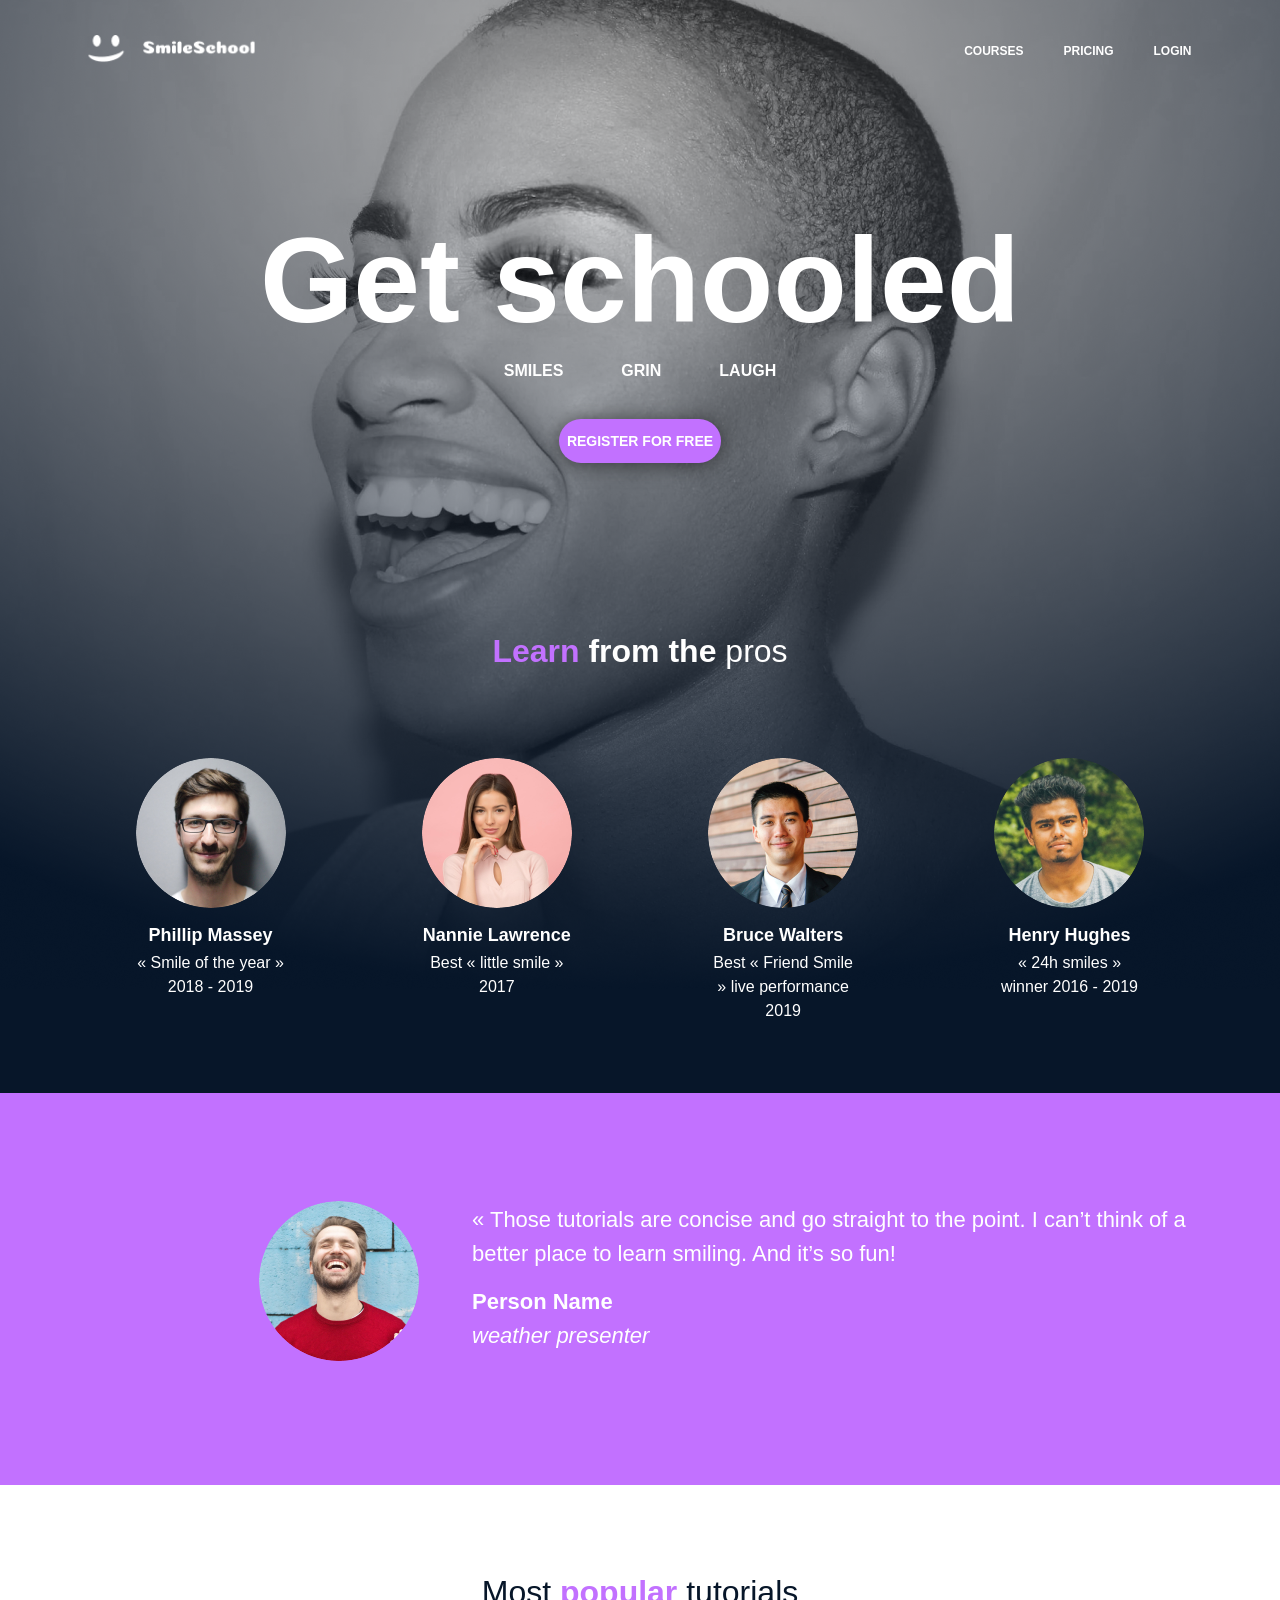
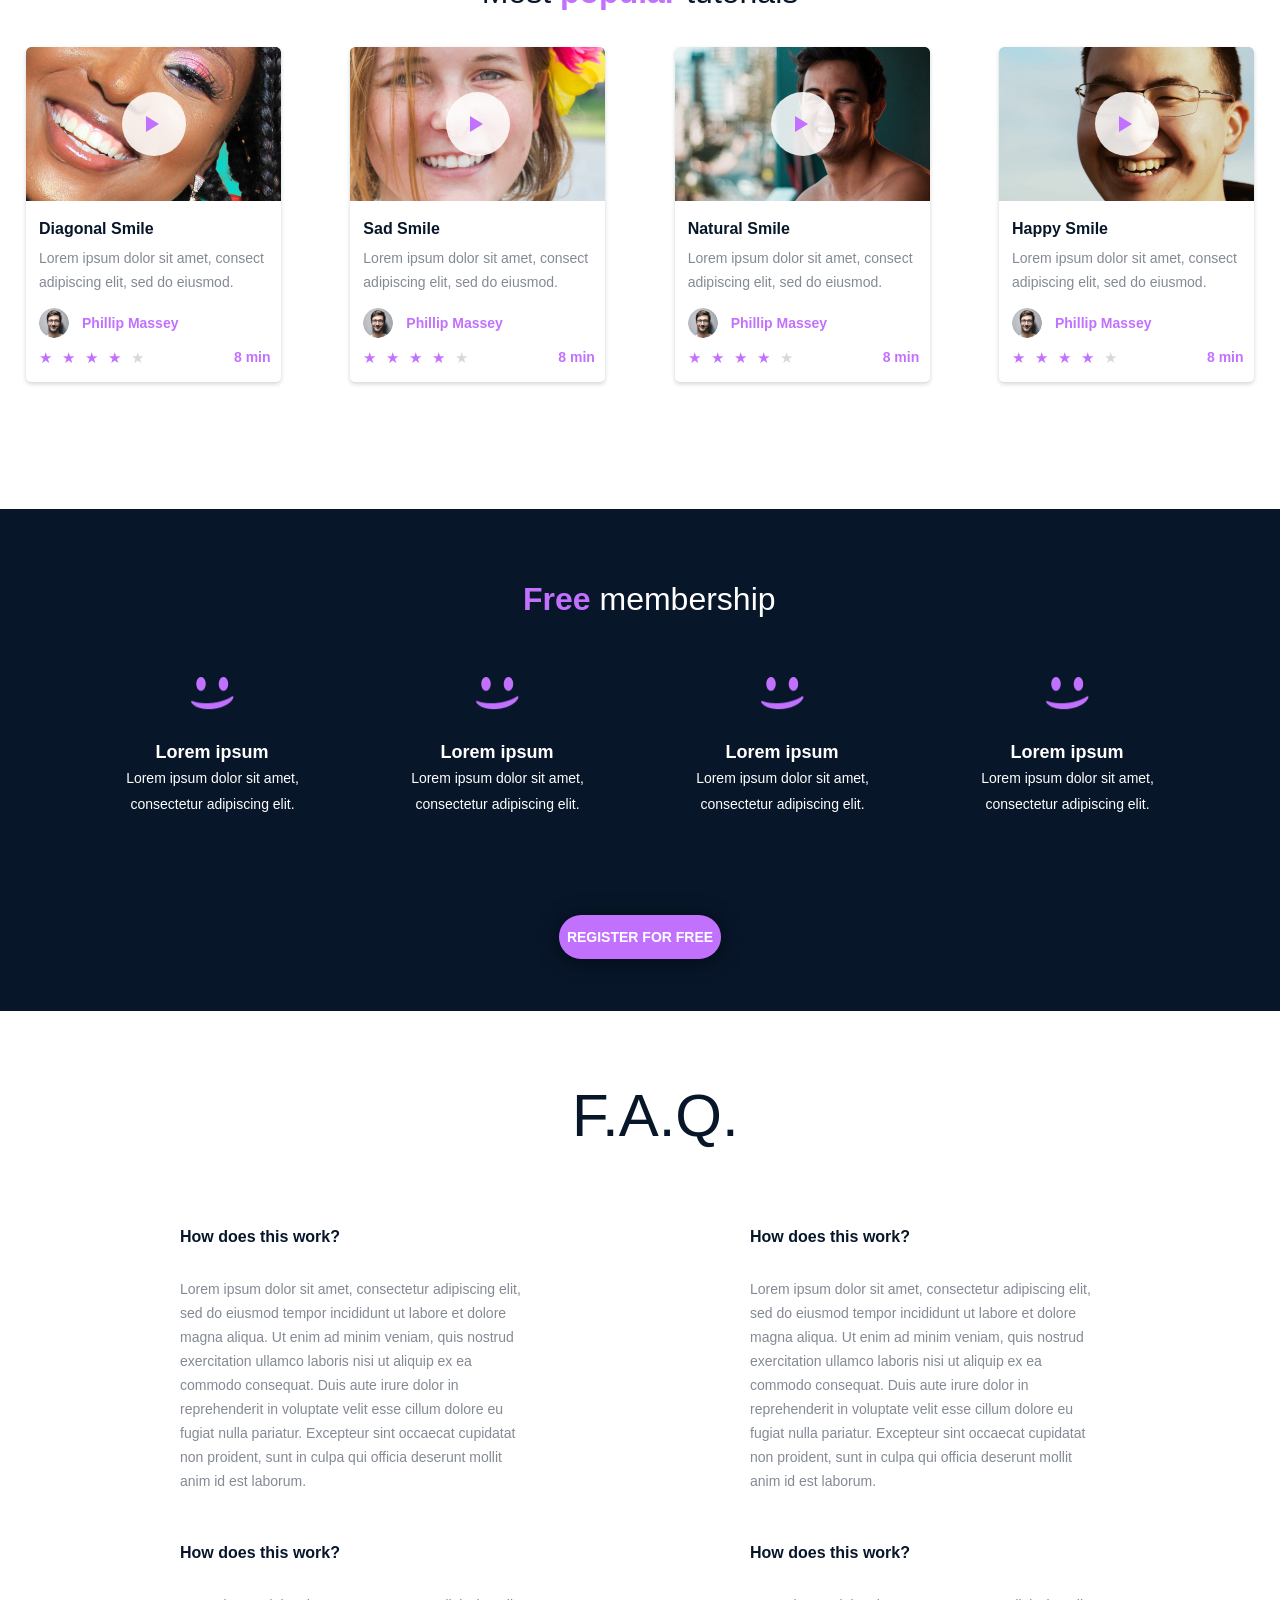
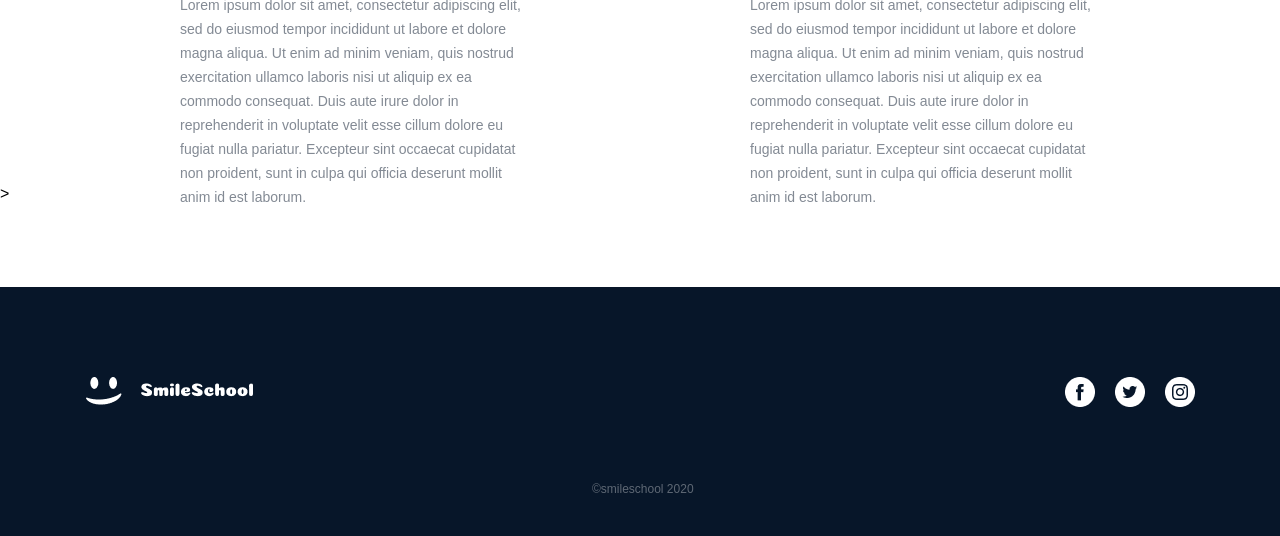
<file: css_advanced/index.html>
<!DOCTYPE html>
<html lang="en">
<head>
    <meta charset="UTF-8">
    <meta name="viewport" content="width=device-width, initial-scale=1.0">

    <title>SmileSchool</title>

    <link rel="stylesheet" href="styles.css">
</head>

<body>

    <!-- Header -->
    <header>
        <div>
            <a href="#">
                <img src="images/logo.png" alt="SmileSchool logo">
            </a>

            <div>
                <a href="#">COURSES</a>
                <a href="#">PRICING</a>
                <a href="#">LOGIN</a>
            </div>
        </div>
    </header>

    <!-- Main content -->
    <main>

        <!-- Banner -->
<section class="hero">

    <div class="hero-content">
        <h1>Get schooled</h1>

        <p class="smile-words">
            <span>SMILES</span>
            <span>GRIN</span>
            <span>LAUGH</span>
        </p>

        <button>REGISTER FOR FREE</button>
    </div>

    <div class="pros-section">
        
        <h2><span class="learn">Learn</span> from the <span class="pros-word">pros</span></h2>
        <div class="pros">

            <div class="pro">
                <img src="images/phillip-massey.png" alt="Phillip Massey">
                <h3>Phillip Massey</h3>
                <p>« Smile of the year » 2018 - 2019</p>
            </div>

            <div class="pro">
                <img src="images/nannie-lawrence.png" alt="Nannie Lawrence">
                <h3>Nannie Lawrence</h3>
                <p>Best « little smile » 2017</p>
            </div>

            <div class="pro">
                <img src="images/bruce-walters.png" alt="Bruce Walters">
                <h3>Bruce Walters</h3>
                <p>Best « Friend Smile » live performance 2019</p>
            </div>

            <div class="pro">
                <img src="images/henry-hughes.png" alt="Henry Hughes">
                <h3>Henry Hughes</h3>
                <p>« 24h smiles » winner 2016 - 2019</p>
            </div>

        </div>
    </div>

</section>

        <!-- Quote -->
         <section>
            
            <div>
                <img src="images/avatar.png" alt="Person Name">
                
                <div>
                    
                    <blockquote>
                    « Those tutorials are concise and go straight to the point.
                    I can’t think of a better place to learn smiling. And it’s so fun!
                     </blockquote>
                     
                     <p>Person Name</p>
                     
                     <p>weather presenter</p>
                </div>
            </div>
        </section>

        <section>
  <h1>Most <span>popular</span> tutorials</h1>

  <div>

    <!-- Video 1 -->
    <div>
      <img src="images/preview.png" alt="Diagonal Smile">

      <h2>Diagonal Smile</h2>

      <p>
        Lorem ipsum dolor sit amet, consect adipiscing elit, sed do eiusmod.
      </p>

      <div>
        <img src="images/Philip.png" alt="Phillip Massey">
        <h3>Phillip Massey</h3>
      </div>

      <div class="rating">
        <div class="stars">
          <span>★</span>
          <span>★</span>
          <span>★</span>
          <span>★</span>
          <span class="empty-star">★</span>
        </div>
        <p>8 min</p>
      </div>
    </div>

    <!-- Video 2 -->
    <div>
      <img src="images/preview_1.png" alt="Sad Smile">

      <h2>Sad Smile</h2>

      <p>
        Lorem ipsum dolor sit amet, consect adipiscing elit, sed do eiusmod.
      </p>

      <div>
        <img src="images/Philip.png" alt="Phillip Massey">
        <h3>Phillip Massey</h3>
      </div>

      <div class="rating">
        <div class="stars">
          <span>★</span>
          <span>★</span>
          <span>★</span>
          <span>★</span>
          <span class="empty-star">★</span>
        </div>
        <p>8 min</p>
      </div>
    </div>

    <!-- Video 3 -->
    <div>
      <img src="images/preview_3.png" alt="Natural Smile">

      <h2>Natural Smile</h2>

      <p>
        Lorem ipsum dolor sit amet, consect adipiscing elit, sed do eiusmod.
      </p>

      <div>
        <img src="images/Philip.png" alt="Phillip Massey">
        <h3>Phillip Massey</h3>
      </div>

      <div class="rating">
        <div class="stars">
          <span>★</span>
          <span>★</span>
          <span>★</span>
          <span>★</span>
          <span class="empty-star">★</span>
        </div>
        <p>8 min</p>
      </div>
    </div>

    <!-- Video 4 -->
    <div>
      <img src="images/preview_2.png" alt="Happy Smile">

      <h2>Happy Smile</h2>

      <p>
        Lorem ipsum dolor sit amet, consect adipiscing elit, sed do eiusmod.
      </p>

      <div>
        <img src="images/Philip.png" alt="Phillip Massey">
        <h3>Phillip Massey</h3>
      </div>

      <div class="rating">
        <div class="stars">
          <span>★</span>
          <span>★</span>
          <span>★</span>
          <span>★</span>
          <span class="empty-star">★</span>
        </div>
        <p>8 min</p>
      </div>
    </div>

  </div>
</section>

<!-- Task 5: Membership -->
<section>

    <h1><span>Free</span> membership</h1>
    <div>

        <!-- Membership item 1 -->
        <div>
            <img src="images/smile.png" alt="Smile icon">
            <h2>Lorem ipsum</h2>
        <p>
            Lorem ipsum dolor sit amet,<br>
            consectetur adipiscing elit.
        </p>        
    </div>

        <!-- Membership item 2 -->
        <div>
            <img src="images/smile.png" alt="Smile icon">
            <h2>Lorem ipsum</h2>
        <p>
            Lorem ipsum dolor sit amet,<br>
            consectetur adipiscing elit.
        </p>        
    </div>

        <!-- Membership item 3 -->
        <div>
            <img src="images/smile.png" alt="Smile icon">
            <h2>Lorem ipsum</h2>
            
            <p>Lorem ipsum dolor sit amet,<br>
                consectetur adipiscing elit.
            </p>       
         </div>

        <!-- Membership item 4 -->
        <div>
            <img src="images/smile.png" alt="Smile icon">
            <h2>Lorem ipsum</h2>
            <p> Lorem ipsum dolor sit amet,<br>
                consectetur adipiscing elit.
            </p>
        </div>

    </div>

    <button>REGISTER FOR FREE</button>

</section>

<!-- Task 6: FAQ -->
<section>

    <h1>F.A.Q.</h1>

    <div>

        <div>
            <h2>How does this work?</h2>
            <p>Lorem ipsum dolor sit amet, consectetur adipiscing elit, sed do eiusmod tempor incididunt ut labore et dolore magna aliqua. Ut enim ad minim veniam, quis nostrud exercitation ullamco laboris nisi ut aliquip ex ea commodo consequat. Duis aute irure dolor in reprehenderit in voluptate velit esse cillum dolore eu fugiat nulla pariatur. Excepteur sint occaecat cupidatat non proident, sunt in culpa qui officia deserunt mollit anim id est laborum.</p>
        </div>

        <div>
            <h2>How does this work?</h2>
            <p>Lorem ipsum dolor sit amet, consectetur adipiscing elit, sed do eiusmod tempor incididunt ut labore et dolore magna aliqua. Ut enim ad minim veniam, quis nostrud exercitation ullamco laboris nisi ut aliquip ex ea commodo consequat. Duis aute irure dolor in reprehenderit in voluptate velit esse cillum dolore eu fugiat nulla pariatur. Excepteur sint occaecat cupidatat non proident, sunt in culpa qui officia deserunt mollit anim id est laborum.</p>
        </div>

        <div>
            <h2>How does this work?</h2>
            <p>Lorem ipsum dolor sit amet, consectetur adipiscing elit, sed do eiusmod tempor incididunt ut labore et dolore magna aliqua. Ut enim ad minim veniam, quis nostrud exercitation ullamco laboris nisi ut aliquip ex ea commodo consequat. Duis aute irure dolor in reprehenderit in voluptate velit esse cillum dolore eu fugiat nulla pariatur. Excepteur sint occaecat cupidatat non proident, sunt in culpa qui officia deserunt mollit anim id est laborum.</p>
        </div>

        <div>
            <h2>How does this work?</h2>
            <p>Lorem ipsum dolor sit amet, consectetur adipiscing elit, sed do eiusmod tempor incididunt ut labore et dolore magna aliqua. Ut enim ad minim veniam, quis nostrud exercitation ullamco laboris nisi ut aliquip ex ea commodo consequat. Duis aute irure dolor in reprehenderit in voluptate velit esse cillum dolore eu fugiat nulla pariatur. Excepteur sint occaecat cupidatat non proident, sunt in culpa qui officia deserunt mollit anim id est laborum.</p>
        </div>

    </div>

</section>

    </main>>

    <!-- Task 7: Footer -->
    <footer>
        <div>

            <div>
                <img src="images/logo.png" alt="SmileSchool logo">

                <div>
                    <a href="#">
                        <img src="images/facebook.png" alt="Facebook">
                    </a>

                    <a href="#">
                        <img src="images/twitter.png" alt="Twitter">
                    </a>

                    <a href="#">
                        <img src="images/instagram.png" alt="Instagram">
                    </a>
                </div>
            </div>

            <p>©smileschool 2020</p>

        </div>
    </footer>

</body>
</html>
</file>
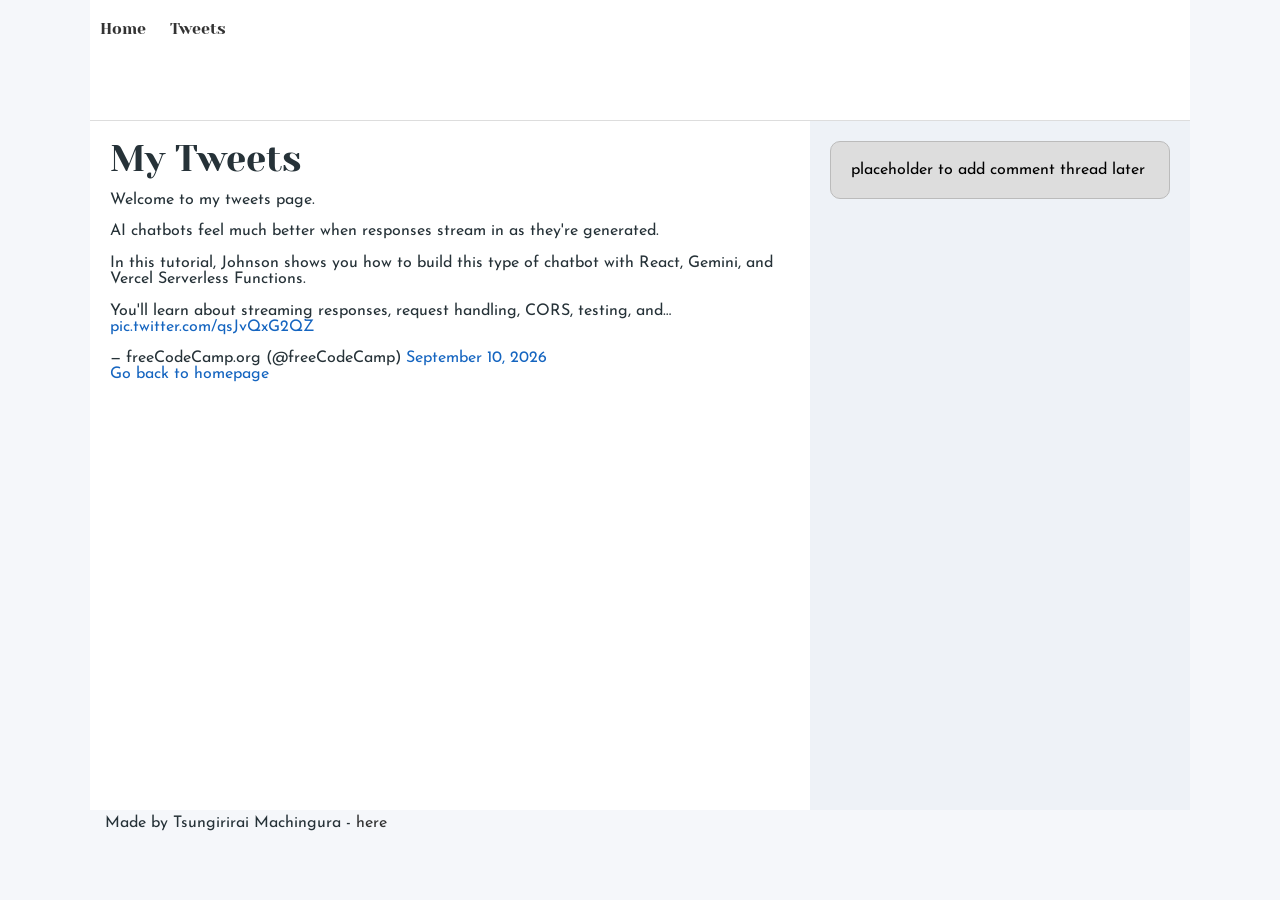
<file: css_basic/tweets.html>
<!DOCTYPE html>
<html>
<head>
    <meta charset="UTF-8">
    <title>My Tweets</title>
    <link href="base.css" rel="stylesheet">
    <link href="styles.css" rel="stylesheet">
</head>
<body >
    <header>
        <ul>
            <li><a href="index.html">Home</a></li>
            <li><a href="tweets.html">Tweets</a></li>
        </ul>
    </header>

    <main>
        <article>
            <h1>My Tweets</h1>

            <p>Welcome to my tweets page.</p>

            <blockquote class="twitter-tweet">
                <p lang="en" dir="ltr">
                    AI chatbots feel much better when responses stream in as they&#39;re generated.<br><br>
                    In this tutorial, Johnson shows you how to build this type of chatbot with React,
                    Gemini, and Vercel Serverless Functions.<br><br>
                    You&#39;ll learn about streaming responses, request handling, CORS, testing, and…
                    <a href="https://t.co/qsJvQxG2QZ">pic.twitter.com/qsJvQxG2QZ</a>
                </p>
                &mdash; freeCodeCamp.org (@freeCodeCamp)
                <a href="https://x.com/freeCodeCamp/status/2097958662916522284?ref_src=twsrc%5Etfw">
                    September 10, 2026
                </a>
            </blockquote>

            <script async src="https://platform.x.com/widgets.js" charset="utf-8"></script>

            <p>
                <a href="index.html">Go back to homepage</a>
            </p>
        </article>

        <aside>
            <p>placeholder to add comment thread later</p>
        </aside>
    </main>

    <footer>
        <p>
            Made by Tsungirirai Machingura -
            <a href="https://github.com/tmachingur-code" target="_blank">here</a>
        </p>
    </footer>

</body>
</html>
</file>
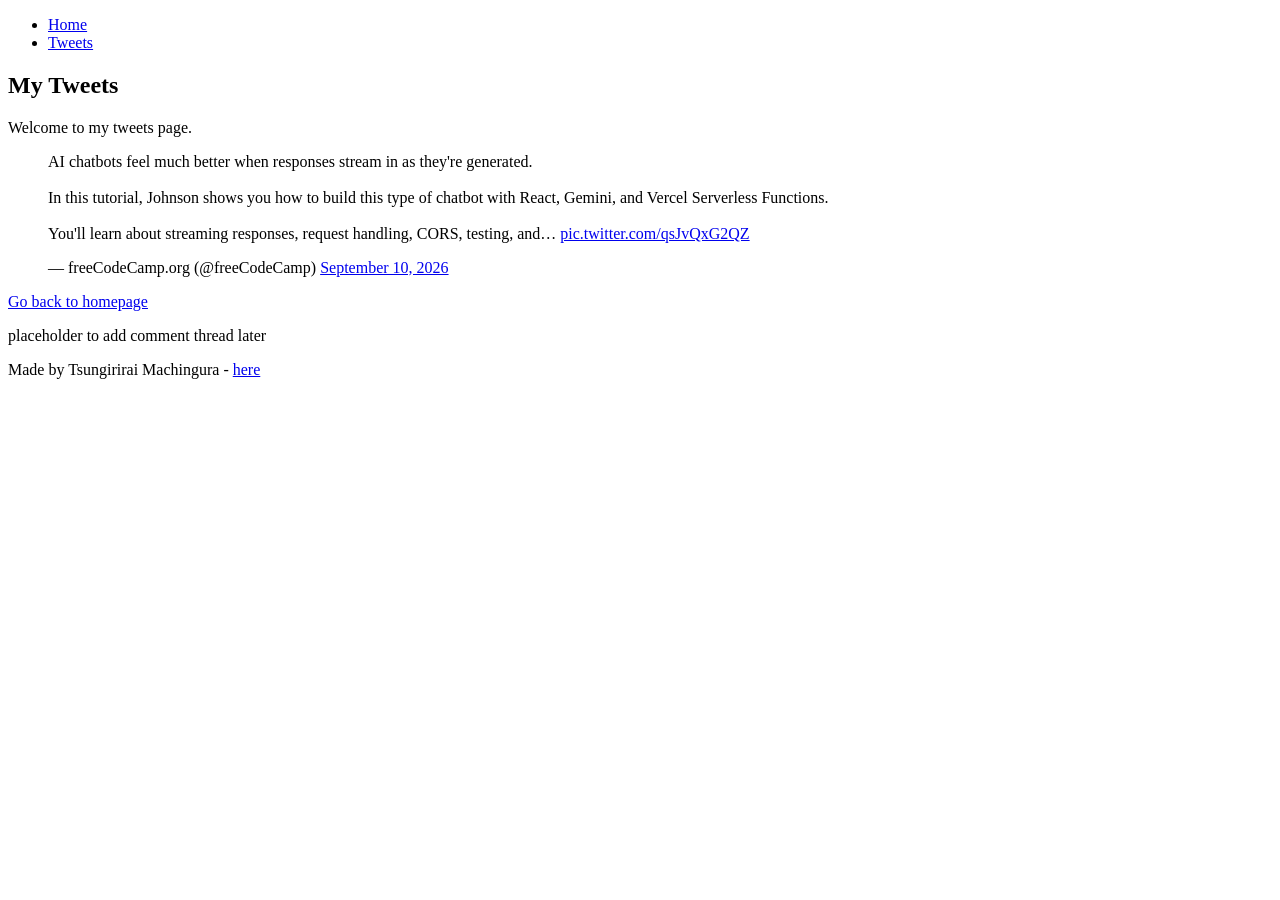
<file: html_basic/tweets.html>
<!DOCTYPE html>
<html>
<head>
    <meta charset="UTF-8">
    <title>My Tweets</title>
</head>
<body>

    <header>
        <ul>
            <li><a href="index.html">Home</a></li>
            <li><a href="tweets.html">Tweets</a></li>
        </ul>
    </header>

    <main>
        <article>
            <h1>My Tweets</h1>

            <p>Welcome to my tweets page.</p>

            <blockquote class="twitter-tweet">
                <p lang="en" dir="ltr">
                    AI chatbots feel much better when responses stream in as they&#39;re generated.<br><br>
                    In this tutorial, Johnson shows you how to build this type of chatbot with React,
                    Gemini, and Vercel Serverless Functions.<br><br>
                    You&#39;ll learn about streaming responses, request handling, CORS, testing, and…
                    <a href="https://t.co/qsJvQxG2QZ">pic.twitter.com/qsJvQxG2QZ</a>
                </p>
                &mdash; freeCodeCamp.org (@freeCodeCamp)
                <a href="https://x.com/freeCodeCamp/status/2097958662916522284?ref_src=twsrc%5Etfw">
                    September 10, 2026
                </a>
            </blockquote>

            <script async src="https://platform.x.com/widgets.js" charset="utf-8"></script>

            <p>
                <a href="index.html">Go back to homepage</a>
            </p>
        </article>

        <aside>
            <p>placeholder to add comment thread later</p>
        </aside>
    </main>

    <footer>
        <p>
            Made by Tsungirirai Machingura -
            <a href="https://github.com/tmachingur-code" target="_blank">here</a>
        </p>
    </footer>

</body>
</html>
</file>
<file: css_advanced/styles.css>
/* =========================================
   GENERAL
   ========================================= */

* {
    box-sizing: border-box;
}

body {
    margin: 0;
    font-family: "Source Sans Pro", sans-serif;
}


/* =========================================
   HEADER
   ========================================= */

header {
    position: absolute;
    top: 35px;
    left: 50%;
    transform: translateX(-50%);

    width: 1103px;
    height: 29px;

    z-index: 10;
}

header > div {
    display: flex;
    align-items: center;
    justify-content: space-between;
}

header img {
    width: 167px;
    height: 29px;
}

header > div > div {
    display: flex;
    gap: 40px;
}

header a {
    font-family: "Source Sans Pro", sans-serif;
    font-weight: 700;
    font-size: 12px;
    line-height: 100%;
    color: #FFFFFF;
    text-decoration: none;
}


/* =========================================
   HERO
   ========================================= */

.hero {
    width: 100%;
    height: 1093px;

    background: #071629 url("images/background.png") center top / cover no-repeat;

    color: #FFFFFF;
}


/* =========================================
   HERO CONTENT
   ========================================= */

.hero-content {
    padding-top: 220px;
    text-align: center;
}

.hero-content h1 {
    margin: 0;

    font-family: "Source Sans Pro", sans-serif;
    font-weight: 700;
    font-size: 120px;
    line-height: 120px;

    color: #FFFFFF;
}


/* SMILES GRIN LAUGH */

.smile-words {
    display: flex;
    justify-content: center;
    gap: 58px;

    margin: 21px 0 0;

    font-family: "Source Sans Pro", sans-serif;
    font-weight: 700;
    font-size: 16px;
    line-height: 20px;

    color: #FFFFFF;
}

.smile-words span {
    display: block;
}


/* REGISTER BUTTON */

.hero-content button {
    width: 162px;
    height: 44px;

    margin-top: 38px;

    border: none;
    border-radius: 22px;

    background: #C271FF;
    box-shadow: 0 2px 20px 0 #00000080;

    font-family: "Source Sans Pro", sans-serif;
    font-weight: 600;
    font-size: 14px;
    line-height: 18px;

    color: #FFFFFF;
}
/* =========================================
   PROS
   ========================================= */

.pros-section {
    text-align: center;
}
.pros-section h2 {
    margin: 168px 0 0;

    font-family: "Source Sans Pro", sans-serif;
    font-weight: 700;
    font-size: 32px;
    line-height: 40px;

    color: #FFFFFF;
}

.pros-section h2 .learn {
    color: #C271FF;
    font-weight: 700;
}

.pros-section h2 .pros-word {
    color: #FFFFFF;
    font-weight: 300;
}


.pros {
    width: 1009px;
    height: 237px;

    margin: 87px auto 0;

    display: flex;
    justify-content: space-between;
    align-items: flex-start;
}

.pro {
    width: 150px;
    height: 237px;

    text-align: center;
}

.pro img {
    width: 150px;
    height: 150px;

    border-radius: 50%;
}

.pro h3 {
    width: 150px;
    height: 27px;

    margin: 10px 0 0;

    font-family: "Source Sans Pro", sans-serif;
    font-weight: 900;
    font-size: 18px;
    line-height: 27px;

    text-align: center;
    color: #FFFFFF;

    white-space: nowrap;
}

.pro p {
    width: 150px;
    height: 48px;

    margin: 2px 0 0;
    padding: 0;

    font-family: "Source Sans Pro", sans-serif;
    font-weight: 400;
    font-size: 16px;
    line-height: 24px;

    text-align: center;
    color: #FFFFFF;

}

/* =========================
   TASK 3: QUOTE SECTION
   ========================= */

main > section:nth-child(2) {
    width: 100%;
    height: 392px;

    background: #C271FF;

    position: relative;
}


/* Testimonial container */
main > section:nth-child(2) > div {
    width: 943px;
    height: 160px;

    position: absolute;
    top: 108px;
    left: 259px;

    display: flex;
    align-items: flex-start;
}


/* Avatar */
main > section:nth-child(2) > div > img {
    width: 160px;
    height: 160px;

    border-radius: 50%;
    object-fit: cover;
}


/* Text container */
main > section:nth-child(2) > div > div {
    width: 730px;
    height: 158px;

    margin-left: 53px;
}


/* Quote */
main > section:nth-child(2) blockquote {
    width: 730px;
    height: 68px;

    margin: 2px 0 0 0;
    padding: 0;

    font-family: "Source Sans Pro", sans-serif;
    font-weight: 400;
    font-size: 22px;
    line-height: 33.6px;
    letter-spacing: 0;

    color: #FFFFFF;
}


/* Person name */
main > section:nth-child(2) div > div p:first-of-type {
    margin: 14px 0 0 0;
    padding: 0;

    font-family: "Source Sans Pro", sans-serif;
    font-weight: 700;
    font-size: 22px;
    line-height: 33.6px;
    letter-spacing: 0;

    color: #FFFFFF;
}


/* Person's job */
main > section:nth-child(2) div > div p:last-of-type {
    width: 165px;
    height: 34px;

    margin: 0;
    padding: 0;

    font-family: "Source Sans Pro", sans-serif;
    font-weight: 400;
    font-size: 22px;
    line-height: 33.6px;
    letter-spacing: 0;

    font-style: italic;
    color: #FFFFFF;

    white-space: nowrap;
}

/* TASK 4 - Popular Tutorials */

main > section:nth-child(3) {
  width: 100%;
  height: 450px;
  background: #ffffff;
  position: relative;
  padding-top: 87px;
  box-sizing: border-box;
}

/* Most popular tutorials */
main > section:nth-child(3) > h1 {
  width: auto;
  height: 40px;
  margin: 0;
  padding: 0;

  font-weight: 300;
  font-size: 32px;
  line-height: 40px;
  text-align: center;
  color: #071629;

  white-space: nowrap;
}

main > section:nth-child(3) > h1 span {
  font-weight: 700;
  color: #C271FF;
}

/* Cards container */
main > section:nth-child(3) > div {
  width: 1228px;
  height: 335px;
  margin: 35px auto 0;

  display: flex;
  justify-content: space-between;
}

/* Individual card */
main > section:nth-child(3) > div > div {
  width: 255px;
  height: 335px;

  position: relative;

  background: #ffffff;
  border-radius: 5px;
  box-shadow: 0px 2px 4px 0px #0716292E;
}

/* Preview image */
main > section:nth-child(3) > div > div > img:first-child {
  width: 255px;
  height: 154px;

  object-fit: cover;

  border-top-left-radius: 5px;
  border-top-right-radius: 5px;
}

/* Play button */
main > section:nth-child(3) > div > div::before {
  content: "";
  position: absolute;

  top: 45px;
  left: 96px;

  width: 64px;
  height: 64px;

  background: #ffffff;
  opacity: 0.86;

  border-radius: 50%;

  z-index: 2;
}

/* Play triangle */
main > section:nth-child(3) > div > div::after {
  content: "";

  position: absolute;

  top: 69px;
  left: 120px;

  width: 0;
  height: 0;

  border-top: 8px solid transparent;
  border-bottom: 8px solid transparent;
  border-left: 13px solid #C271FF;

  z-index: 3;
}

/* Tutorial title */
main > section:nth-child(3) > div > div > h2 {
  position: absolute;
  top: 172px;
  left: 13px;

  width: 106px;
  height: 20px;

  margin: 0;

  font-weight: 700;
  font-size: 16px;
  line-height: 20px;
  color: #071629;

  white-space: nowrap;
}

/* Description */
main > section:nth-child(3) > div > div > p {
  position: absolute;
  top: 199px;
  left: 13px;

  width: 242px;
  height: 48px;

  margin: 0;

  font-weight: 400;
  font-size: 14px;
  line-height: 24px;
  color: #07162980;
}

/* Author section */
main > section:nth-child(3) > div > div > div:first-of-type {
  position: absolute;
  top: 261px;
  left: 13px;

  height: 30px;

  display: flex;
  align-items: center;
}

/* Author image */
main > section:nth-child(3) > div > div > div:first-of-type > img {
  width: 30px;
  height: 30px;

  border-radius: 50%;
  object-fit: cover;
}

/* Author name */
main > section:nth-child(3) > div > div > div:first-of-type > h3 {
  margin: 0 0 0 13px;

  font-weight: 600;
  font-size: 14px;
  line-height: 27px;
  color: #C271FF;

  white-space: nowrap;
}

/* Rating section */
.rating {
  position: absolute;
  top: 297px;
  left: 13px;

  width: 229px;
  height: 27px;

  display: flex;
  align-items: center;
  justify-content: space-between;
}

/* Stars */
.stars {
  display: flex;
  gap: 8px;
  align-items: center;
}

.stars span {
  width: 15px;
  height: 15px;

  font-size: 15px;
  line-height: 15px;
  color: #C271FF;
}

.stars .empty-star {
  color: #D8D8D8;
}

/* Duration */
.rating > p {
  width: 34px;
  height: 27px;

  margin: 0;

  font-weight: 600;
  font-size: 14px;
  line-height: 27px;
  text-align: right;
  color: #C271FF;

  white-space: nowrap;
}
/* TASK 5 - Free Membership */

main > section:nth-child(4) {
  width: 100%;
  height: 502px;
  margin-top: 174px;
  background: #071629;
  position: relative;
  box-sizing: border-box;
}

/* Free membership heading */
main > section:nth-child(4) > h1 {
  position: absolute;

  top: 70px;
  left: 50%;
  transform: translateX(-50%);

  width: 234px;
  height: 40px;

  margin: 0;
  padding: 0;

  font-family: "Source Sans Pro", sans-serif;
  font-weight: 300;
  font-size: 32px;
  line-height: 40px;
  text-align: center;

  color: #FFFFFF;
  white-space: nowrap;
}

/* "Free" */
main > section:nth-child(4) > h1 span {
  font-weight: 700;
  color: #C271FF;
}

/* Four membership items */
main > section:nth-child(4) > div {
  position: absolute;

  top: 168px;
  left: 50%;
  transform: translateX(-50%);

  width: 1112px;
  height: 153px;

  display: flex;
  justify-content: space-between;
}

/* Individual membership item */
main > section:nth-child(4) > div > div {
  width: 257px;
  height: 153px;

  text-align: center;
}

/* Smile icon */
main > section:nth-child(4) > div > div > img {
  width: 44px;
  height: 35px;

  display: block;
  margin: 0 auto;
}

/* Lorem ipsum heading */
main > section:nth-child(4) > div > div > h2 {
  width: 256px;
  height: 26px;

  margin: 27px 0 0;
  padding: 0;

  font-family: "Source Sans Pro", sans-serif;
  font-weight: 600;
  font-size: 18px;
  line-height: 26px;
  text-align: center;

  color: #FFFFFF;
}

/* Membership description */
main > section:nth-child(4) > div > div > p {
  width: 256px;
  height: 52px;

  margin: 0 auto;
  padding: 0;

  font-family: "Source Sans Pro", sans-serif;
  font-weight: 400;
  font-size: 14px;
  line-height: 26px;
  text-align: center;

  color: #FFFFFF;
  font-style: normal;
}

/* Register button */
main > section:nth-child(4) > button {
  position: absolute;

  top: 406px;
  left: 50%;
  transform: translateX(-50%);

  width: 162px;
  height: 44px;

  border: none;
  border-radius: 22px;

  background: #C271FF;
  box-shadow: 0px 2px 20px 0px #00000080;

  font-family: "Source Sans Pro", sans-serif;
  font-weight: 600;
  font-size: 14px;
  line-height: 18px;
  color: #FFFFFF;

  cursor: pointer;
}
/* TASK 6 - FAQ */

/* FAQ section */
main > section:nth-child(5) {
  width: 920px;
  height: 707px;
  margin: 67px auto 0;
  padding: 0;
  background: #FFFFFF;
  box-sizing: border-box;
}

/* F.A.Q. heading */
main > section:nth-child(5) > h1 {
  width: 136px;
  height: 75px;
  margin: 0 auto;
  padding: 0;

  font-family: "Source Sans Pro", sans-serif;
  font-weight: 300;
  font-size: 60px;
  line-height: 75px;
  text-align: center;
  color: #071629;
}

/* FAQ items container */
main > section:nth-child(5) > div {
  width: 920px;
  height: 558px;
  margin: 74px auto 0;

  display: grid;
  grid-template-columns: 350px 350px;
  grid-template-rows: 242px 242px;
  column-gap: 220px;
  row-gap: 74px;
}

/* Individual FAQ item */
main > section:nth-child(5) > div > div {
  width: 350px;
  height: 242px;
}

/* FAQ question */
main > section:nth-child(5) > div > div > h2 {
  width: 350px;
  height: 20px;
  margin: 0;
  padding: 0;

  font-family: "Source Sans Pro", sans-serif;
  font-weight: 700;
  font-size: 16px;
  line-height: 20px;
  letter-spacing: 0;
  color: #071629;
}

/* FAQ answer */
main > section:nth-child(5) > div > div > p {
  width: 350px;
  height: 192px;
  margin: 30px 0 0;
  padding: 0;

  font-family: "Source Sans Pro", sans-serif;
  font-weight: 400;
  font-size: 14px;
  line-height: 24px;
  letter-spacing: 0;
  color: #07162980;
}

/* TASK 7 - Footer */

footer {
  width: 100%;
  height: 249px;
  margin: 84px 0 0;
  padding: 0;
  background: #071629;
  box-sizing: border-box;
}

/* Footer global container */
footer > div {
  width: 1110px;
  height: 249px;
  margin: 0 auto;
  position: relative;
}

/* Logo and social icons row */
footer > div > div {
  position: absolute;
  top: 90px;
  left: 0;
  width: 100%;
  height: 30px;

  display: flex;
  align-items: center;
  justify-content: space-between;
}

/* Footer logo */
footer > div > div > img {
  width: 169px;
  height: 30px;
  object-fit: contain;
}

/* Social icons container */
footer > div > div > div {
  width: 130px;
  height: 30px;

  display: flex;
  align-items: center;
  justify-content: space-between;
}

/* Social media links */
footer > div > div > div > a {
  width: 30px;
  height: 30px;
  display: block;
}

/* Social media images */
footer > div > div > div > a > img {
  width: 30px;
  height: 30px;
  display: block;
}

/* Copyright */
footer > div > p {
  position: absolute;
  top: 195px;
  left: 50%;
  transform: translateX(-50%);

  width: 96px;
  height: 15px;
  margin: 0;
  padding: 0;

  font-family: "Source Sans Pro", sans-serif;
  font-weight: 400;
  font-size: 12px;
  line-height: 15px;
  text-align: center;
  white-space: nowrap;

  color: #FFFFFF;
  opacity: 0.35;
}
</file>
<file: css_basic/base.css>
/* Importing webfonts */
/* (If you're learning CSS, you should disregard that) */

@import url(https://fonts.googleapis.com/css?family=Yeseva+One);
@import url(https://fonts.googleapis.com/css?family=Josefin+Sans:400,700,700italic,400italic);


/* CSS reset rules */

html, body {
	height: 100%;
	min-height: 100%;
}
html, body, div, span, applet, object, iframe,
h1, h2, h3, h4, h5, h6, p, blockquote, pre,
a, abbr, acronym, address, big, cite, code,
del, dfn, img, ins, kbd, q, s, samp,
small, strike, sub, sup, tt, var,
b, u, i, center,
dl, dt, dd,
fieldset, form, label, legend,
table, caption, tbody, tfoot, thead, tr, th, td,
article, aside, canvas, details, embed, 
figure, figcaption, footer, header, hgroup, 
menu, nav, output, ruby, section, summary,
time, mark, audio, video {
	margin: 0;
	padding: 0;
	border: 0;
	font-size: 100%;
	font: inherit;
	vertical-align: baseline;
}
/* HTML5 display-role reset for older browsers */
article, aside, details, figcaption, figure, 
footer, header, hgroup, menu, nav, section {
	display: block;
}
body {
	line-height: 1;
}
blockquote, q {
	quotes: none;
}
blockquote:before, blockquote:after,
q:before, q:after {
	content: '';
	content: none;
}
table {
	border-collapse: collapse;
	border-spacing: 0;
}


/* Fonts and colors */

body {
	font-family: 'Josefin Sans', serif;
	color: rgba(0, 0, 0, 0.8);
}
h1, h2, h3, h4, h5, h6, header {
	font-family: 'Yeseva One', sans-serif;
}
article {
}
header {
	border-bottom: 1px solid rgb(221,221,221);
	transition: border-bottom-color 1s ease;
}
header a {
	color: rgba(0, 0, 0, 0.8);
}
aside {
	background: #FAFAFA;
}
aside p {
	border: 1px solid #bbb;
	background: #ddd;
	color: black;
}
footer a {
	color: rgba(0, 0, 0, 0.8);
}
a {
	color: #F80002;
}


/* Positioning and margins */

@media (min-width: 1100px) {
	body {
		width: 1100px;
		margin: 0 auto;
	}
}

article {
	padding: 50px 15px;
}
article > *:first-child {
	margin-top: 0;
}
aside {
	padding: 50px 15px;
}
header .right {
	float: right;
	margin: 0 10px 15px;
}


/* Header */
header {
	padding: 20px 0;
	height: 80px;
}
header ul {
	list-style: none;
	margin: 0;
	padding: 0;
}
header li {
	display: inline;
	vertical-align:middle;
}
header li:first-child {
	margin: 0;
}
header li a {
	margin: 0 10px;
}
header li.logo {
	font-size: 36px;
}
header a {
	text-decoration: none;
}


/* Aside */

aside p {
	border-radius: 10px;
	padding: 20px 20px;
}


/* Footer */

footer {
	padding: 5px 15px;
	height: 80px;
}


/* Text styles and margins */

p {
	margin-bottom: 15px;
}
h1 {
	font-size: 36px;
	margin: 40px 0 20px;
}
h2 {
	font-size: 32px;
	margin: 30px 0 15px;
}
h3 {
	font-size: 28px;
	margin: 25px 0 10px;
}
h4 {
	font-size: 20px;
	font-weight: bold;
	margin: 20px 0 10px;
}
h5 {
	font-size: 18px;
	font-weight: bold;
	margin: 15px 0 10px;
}
h6 {
	font-weight: bold;
	margin: 5px 0;
}

@media (max-width: 800px) {
  body.works_on_smartphone {
  	display: block;
  }
  body.works_on_smartphone main {
  	display: block;
  }
  header .right {
  	float: none;
  }
}
</file>
<file: css_basic/styles.css>
body {
    display: flex;
    flex-direction: column;
    background-color: #f5f7fa;
    color: #263238;
}

header {
    background-color: #ffffff;
    border-bottom: 1px solid #ddd;
}



main {
    display: flex;
    flex-direction: row;
    flex: auto;
}

article {
    flex: 2;
    overflow-y: auto;
    padding: 20px;
    background-color: #ffffff;

}

aside {
    flex: 1;
    overflow-y: auto;
    padding: 20px;
    background-color: #eef2f7;
}

a {
    color: #1565c0;
    text-decoration: none;
}

a:hover {
    text-decoration: underline;
}

h1,
h2 {
    margin-bottom: 15px;
}
</file>
